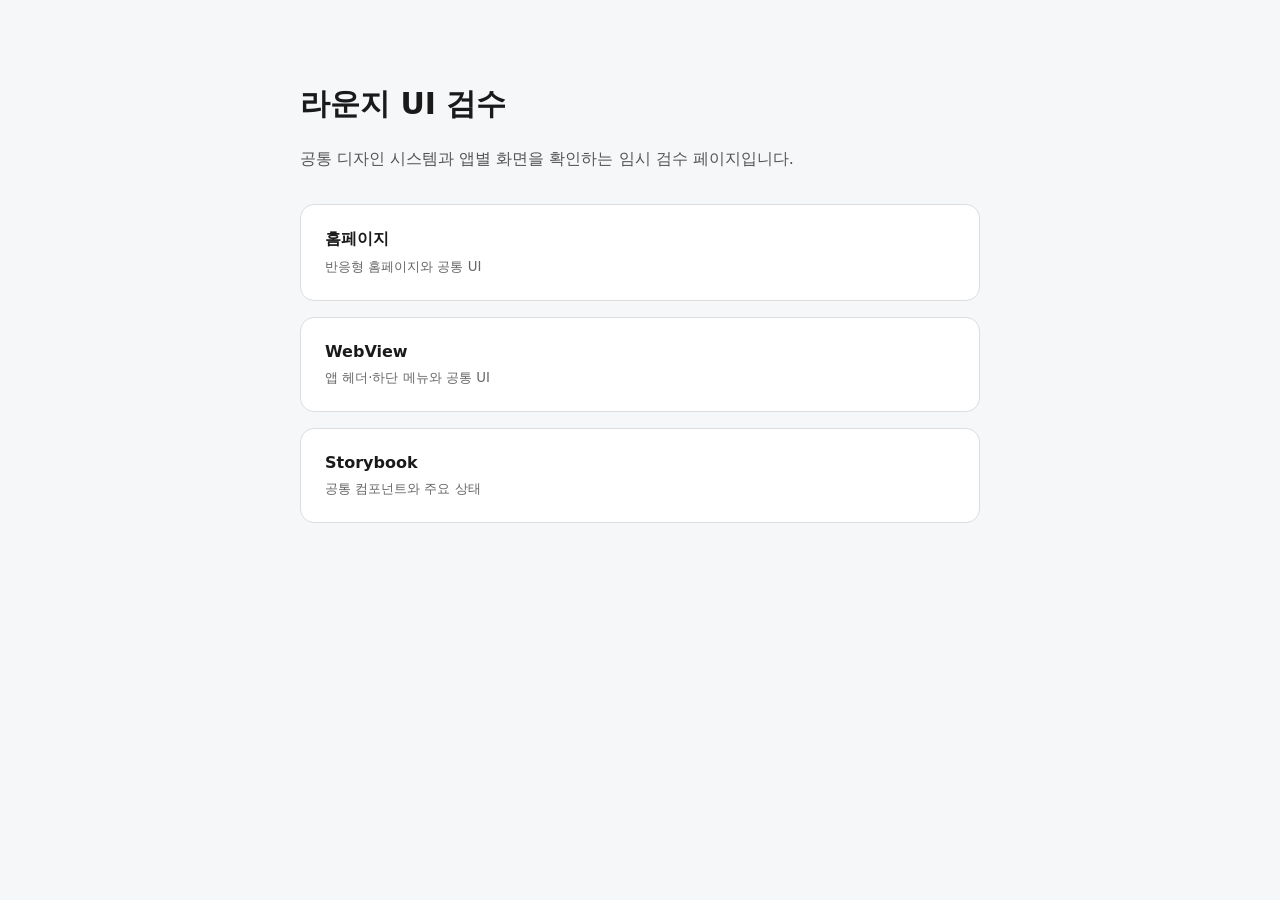
<file: index.html>
<!doctype html>
<html lang="ko"><head><meta charset="utf-8"><meta name="viewport" content="width=device-width,initial-scale=1"><title>라운지 UI 검수</title>
<style>body{font-family:system-ui,sans-serif;background:#f6f7f9;color:#1a1a1a;margin:0;padding:64px 24px}main{max-width:680px;margin:auto}h1{font-size:30px}p{line-height:1.7;color:#555}nav{display:grid;gap:16px;margin-top:32px}a{display:block;border:1px solid #ddd;border-radius:14px;background:white;padding:24px;color:inherit;text-decoration:none;font-weight:600}a:hover,a:focus-visible{border-color:#333;outline:2px solid #333;outline-offset:3px}small{display:block;font-weight:400;color:#666;margin-top:8px}</style></head>
<body><main><h1>라운지 UI 검수</h1><p>공통 디자인 시스템과 앱별 화면을 확인하는 임시 검수 페이지입니다.</p><nav aria-label="검수 화면"><a href="./website/preview/">홈페이지<small>반응형 홈페이지와 공통 UI</small></a><a href="./webview/preview/">WebView<small>앱 헤더·하단 메뉴와 공통 UI</small></a><a href="./storybook/">Storybook<small>공통 컴포넌트와 주요 상태</small></a></nav></main></body></html>
</file>
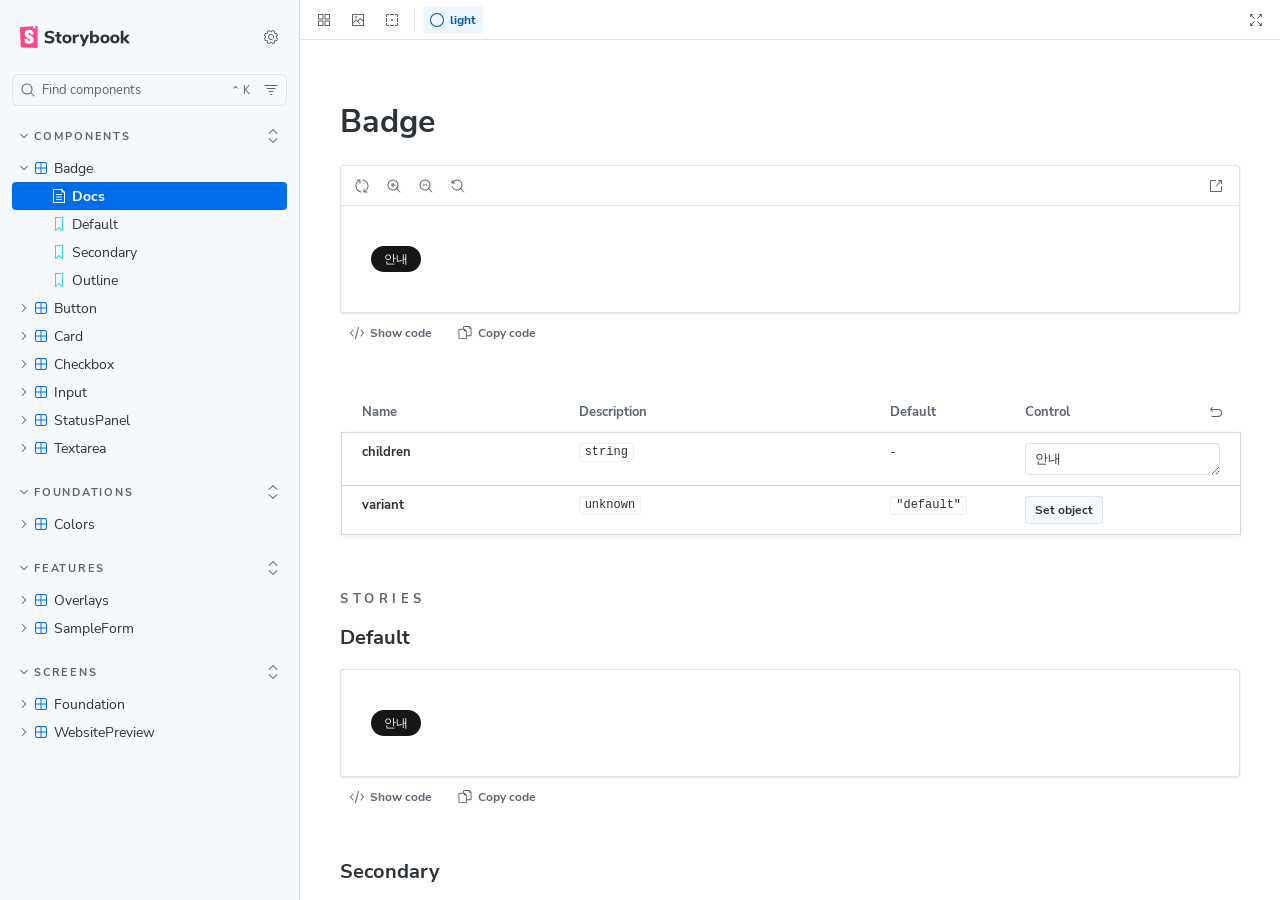
<file: storybook/index.html>
<!DOCTYPE html>
<html lang="en">
  <head>
    <meta charset="utf-8" />

    <title>storybook - Storybook</title>
    <meta name="viewport" content="width=device-width, initial-scale=1" />

    
    <link rel="icon" type="image/svg+xml" href="./favicon.svg" />
    
    <style>
      @font-face {
        font-family: 'Nunito Sans';
        font-style: normal;
        font-weight: 400;
        font-display: swap;
        src: url('./sb-common-assets/nunito-sans-regular.woff2') format('woff2');
      }

      @font-face {
        font-family: 'Nunito Sans';
        font-style: italic;
        font-weight: 400;
        font-display: swap;
        src: url('./sb-common-assets/nunito-sans-italic.woff2') format('woff2');
      }

      @font-face {
        font-family: 'Nunito Sans';
        font-style: normal;
        font-weight: 700;
        font-display: swap;
        src: url('./sb-common-assets/nunito-sans-bold.woff2') format('woff2');
      }

      @font-face {
        font-family: 'Nunito Sans';
        font-style: italic;
        font-weight: 700;
        font-display: swap;
        src: url('./sb-common-assets/nunito-sans-bold-italic.woff2') format('woff2');
      }
    </style>

    <link href="./sb-manager/runtime.js" rel="modulepreload" />

    
    <link href="./sb-addons/storybook-core-server-presets-0/common-manager-bundle.js" rel="modulepreload" />
    
    <link href="./sb-addons/docs-1/manager-bundle.js" rel="modulepreload" />
       

    <style>
      #storybook-root[hidden] {
        display: none !important;
      }
    </style>

    
  </head>
  <body>
    <div id="root"></div>

    
    <script>
      
        
          window['FEATURES'] = {
  "actions": true,
  "argTypeTargetsV7": true,
  "babelRemoveBugfixes": false,
  "backgrounds": true,
  "changeDetection": true,
  "componentsManifest": false,
  "controls": true,
  "disallowImplicitActionsInRenderV8": true,
  "highlight": true,
  "interactions": true,
  "legacyDecoratorFileOrder": false,
  "measure": true,
  "outline": true,
  "menuOnboardingChecklist": true,
  "sidebarOnboardingChecklist": true,
  "viewport": true
};
        
      
        
          window['REFS'] = {};
        
      
        
          window['LOGLEVEL'] = "info";
        
      
        
          window['DOCS_OPTIONS'] = {
  "defaultName": "Docs"
};
        
      
        
          window['CONFIG_TYPE'] = "PRODUCTION";
        
      
        
          window['DOCGEN_STORY_PREPARED'] = false;
        
      
        
      
        
      
        
          window['TAGS_OPTIONS'] = {};
        
      
        
          window['STORYBOOK_BUILDER'] = "vite";
        
      
        
          window['STORYBOOK_FRAMEWORK'] = "nextjs-vite";
        
      
        
          window['STORYBOOK_RENDERER'] = "react";
        
      
        
      
    </script>
    

    <script type="module">
      import './sb-manager/globals-runtime.js';

      
        import './sb-addons/storybook-core-server-presets-0/common-manager-bundle.js';
      
        import './sb-addons/docs-1/manager-bundle.js';
      

      import './sb-manager/runtime.js';
    </script>
  </body>
</html>
</file>
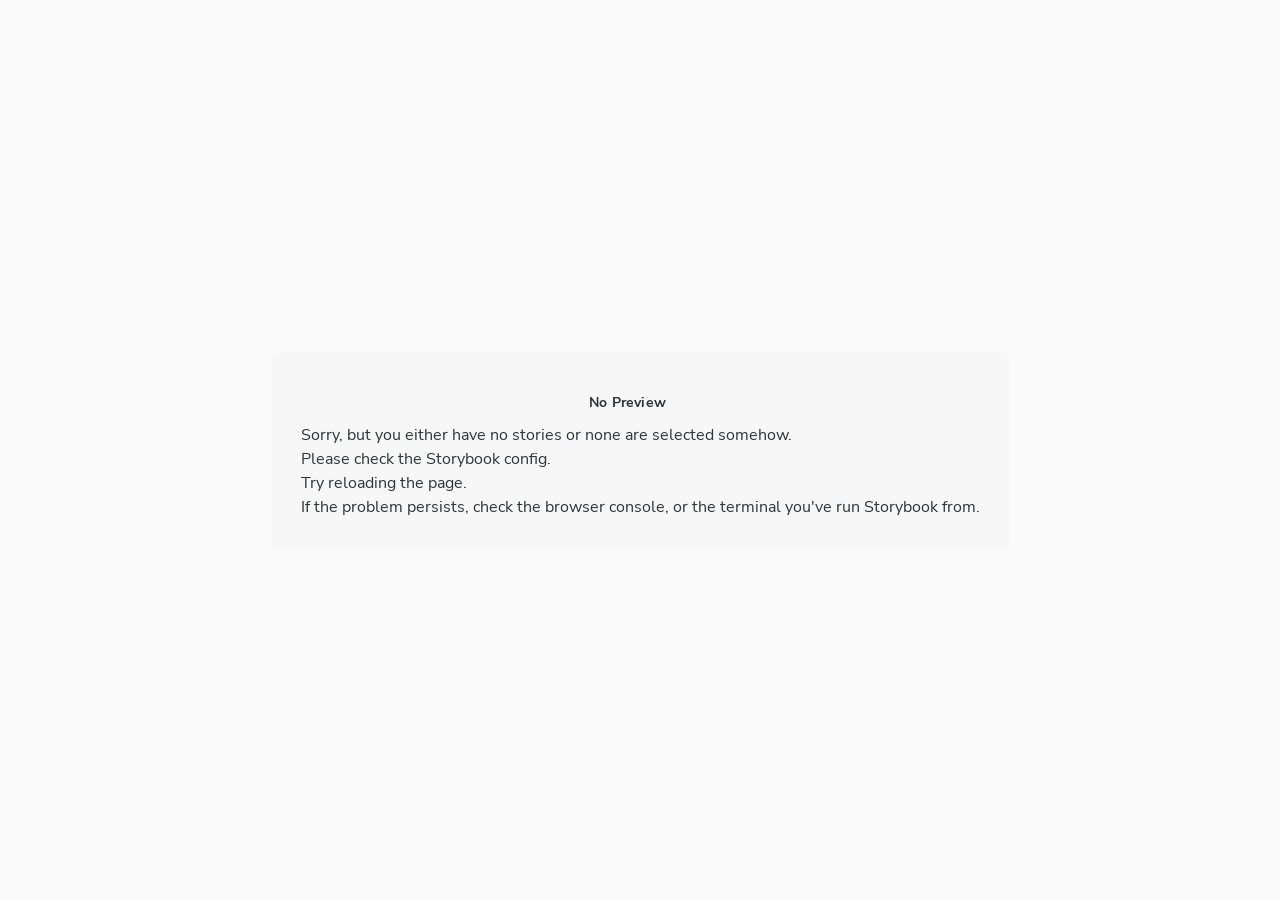
<file: storybook/iframe.html>
<!doctype html>
<!--suppress HtmlUnknownTarget -->
<html lang="en">
  <head><script type="module" src="./vite-inject-mocker-entry.js"></script>
    <meta charset="utf-8" />
    <title>Storybook</title>
    <meta name="viewport" content="width=device-width, initial-scale=1" />

    <style>
      @font-face {
        font-family: 'Nunito Sans';
        font-style: normal;
        font-weight: 400;
        font-display: swap;
        src: url('./sb-common-assets/nunito-sans-regular.woff2') format('woff2');
      }

      @font-face {
        font-family: 'Nunito Sans';
        font-style: italic;
        font-weight: 400;
        font-display: swap;
        src: url('./sb-common-assets/nunito-sans-italic.woff2') format('woff2');
      }

      @font-face {
        font-family: 'Nunito Sans';
        font-style: normal;
        font-weight: 700;
        font-display: swap;
        src: url('./sb-common-assets/nunito-sans-bold.woff2') format('woff2');
      }

      @font-face {
        font-family: 'Nunito Sans';
        font-style: italic;
        font-weight: 700;
        font-display: swap;
        src: url('./sb-common-assets/nunito-sans-bold-italic.woff2') format('woff2');
      }
    </style>

    <script>
      window.CONFIG_TYPE = 'PRODUCTION';
      window.LOGLEVEL = 'info';
      window.FRAMEWORK_OPTIONS = {};
      window.CHANNEL_OPTIONS = {};
      window.FEATURES = {"actions":true,"argTypeTargetsV7":true,"babelRemoveBugfixes":false,"backgrounds":true,"changeDetection":true,"componentsManifest":false,"controls":true,"disallowImplicitActionsInRenderV8":true,"highlight":true,"interactions":true,"legacyDecoratorFileOrder":false,"measure":true,"outline":true,"menuOnboardingChecklist":true,"sidebarOnboardingChecklist":true,"viewport":true};
      window.STORIES = [{"titlePrefix":"","directory":"./src","files":"**/*.stories.@(ts|tsx)","importPathMatcher":"^\\.[\\\\/](?:src(?:[\\\\/](?!\\.)(?:(?:(?!(?:^|[\\\\/])\\.).)*?)[\\\\/]|[\\\\/]|$)(?!\\.)(?=.)[^\\\\/]*?\\.stories\\.(ts|tsx))$"},{"titlePrefix":"","directory":"../../webview/src","files":"**/*.stories.@(ts|tsx)","importPathMatcher":"^(?:\\.\\.[\\\\/]\\.\\.[\\\\/]webview[\\\\/]src(?:[\\\\/](?!\\.)(?:(?:(?!(?:^|[\\\\/])\\.).)*?)[\\\\/]|[\\\\/]|$)(?!\\.)(?=.)[^\\\\/]*?\\.stories\\.(ts|tsx))$"},{"titlePrefix":"","directory":"../../website/src","files":"**/*.stories.@(ts|tsx)","importPathMatcher":"^(?:\\.\\.[\\\\/]\\.\\.[\\\\/]website[\\\\/]src(?:[\\\\/](?!\\.)(?:(?:(?!(?:^|[\\\\/])\\.).)*?)[\\\\/]|[\\\\/]|$)(?!\\.)(?=.)[^\\\\/]*?\\.stories\\.(ts|tsx))$"}];
      window.DOCS_OPTIONS = {"defaultName":"Docs"};
      window.TAGS_OPTIONS = {};

      

      // We do this so that "module && module.hot" etc. in Storybook source code
      // doesn't fail (it will simply be disabled)
      window.module = undefined;
      window.global = window;
    </script>
    <base target="_parent" />

<style>
  /* While we aren't showing the main block yet, but still preparing, we want everything the user has rendered, which may or may not be in #storybook-root, to be display none */
  .sb-show-preparing-story:not(.sb-show-main) > :not(.sb-preparing-story) {
    display: none;
  }

  .sb-show-preparing-docs:not(.sb-show-main) > :not(.sb-preparing-docs) {
    display: none;
  }

  /* Hide our own blocks when we aren't supposed to be showing them */
  :not(.sb-show-preparing-story) > .sb-preparing-story,
  :not(.sb-show-preparing-docs) > .sb-preparing-docs,
  :not(.sb-show-nopreview) > .sb-nopreview,
  :not(.sb-show-errordisplay) > .sb-errordisplay {
    display: none;
  }

  .sb-show-main.sb-main-centered {
    margin: 0;
    display: flex;
    align-items: center;
    min-height: 100vh;
  }

  .sb-show-main.sb-main-centered #storybook-root {
    box-sizing: border-box;
    margin: auto;
    padding: 1rem;
    max-height: 100%;
    /* Hack for centering correctly in IE11 */
  }

  /* Vertical centering fix for IE11 */
  @media screen and (-ms-high-contrast: none), (-ms-high-contrast: active) {
    .sb-show-main.sb-main-centered:after {
      content: '';
      min-height: inherit;
      font-size: 0;
    }
  }

  .sb-show-main.sb-main-fullscreen {
    margin: 0;
    padding: 0;
    display: block;
  }

  .sb-show-main.sb-main-padded {
    margin: 0;
    padding: 1rem;
    display: block;
    box-sizing: border-box;
  }

  .sb-wrapper {
    position: fixed;
    top: 0;
    bottom: 0;
    left: 0;
    right: 0;
    box-sizing: border-box;

    padding: 40px;
    font-family:
      'Nunito Sans',
      -apple-system,
      '.SFNSText-Regular',
      'San Francisco',
      BlinkMacSystemFont,
      'Segoe UI',
      'Helvetica Neue',
      Helvetica,
      Arial,
      sans-serif;
    -webkit-font-smoothing: antialiased;
    overflow: auto;
  }

  @media (max-width: 700px) {
    .sb-wrapper {
      padding: 20px;
    }
  }

  @media (max-width: 500px) {
    .sb-wrapper {
      padding: 10px;
    }
  }

  .sb-heading {
    font-size: 14px;
    font-weight: 600;
    letter-spacing: 0.2px;
    margin: 10px 0;
    padding-right: 25px;
  }

  .sb-nopreview {
    display: flex;
    align-content: center;
    justify-content: center;
    box-sizing: border-box;
  }

  .sb-nopreview_main {
    margin: auto;
    padding: 30px;
    border-radius: 10px;
    background: rgb(247, 247, 247);
    color: rgb(46, 52, 56);
  }

  .sb-nopreview_main * {
    background: rgb(247, 247, 247);
    color: rgb(46, 52, 56);
  }

  .sb-nopreview_heading {
    text-align: center;
  }

  .sb-errordisplay {
    background: #f6f9fc;
    color: black;
    z-index: 999999;
    width: 100vw;
    min-height: 100vh;
    box-sizing: border-box;
  }

  .sb-errordisplay_main {
    margin: auto;
    padding: 24px;
    display: flex;
    box-sizing: border-box;

    flex-direction: column;
    min-height: 100%;
    width: 100%;
    border-radius: 6px;
    background: white;
    color: black;
    border: 1px solid #ff0000;
    box-shadow: 0 0 64px rgba(0, 0, 0, 0.1);
    gap: 24px;
  }

  .sb-errordisplay_main ol {
    padding-left: 18px;
    margin: 0;
  }

  /* Redefine colors to ensure readability regardless of user-provided * selectors. */
  .sb-errordisplay_main * {
    background: white;
    color: black;
  }

  /* Exclude error code block from the universal reset to preserve ANSI colors and dark theme */
  .sb-errordisplay_main .sb-errordisplay_code,
  .sb-errordisplay_main .sb-errordisplay_code * {
    background: #242424;
    color: #c6c6c6;
  }

  .sb-errordisplay_main h1 {
    font-family: inherit;
    font-size: 22px;
    font-weight: 400;
    line-height: 30px;
    margin: 0;
  }

  .sb-errordisplay_main h1::before {
    content: '';
    display: inline-block;
    width: 12px;
    height: 12px;
    background: #ff4400;
    border-radius: 50%;
    margin-right: 8px;
  }

  .sb-errordisplay_main p,
  .sb-errordisplay_main ol {
    font-family: inherit;
    font-size: 14px;
    font-weight: 400;
    line-height: 19px;
    margin: 0;
  }

  .sb-errordisplay_main li + li {
    margin: 0;
    padding: 0;
    padding-top: 12px;
  }

  .sb-errordisplay_main a {
    color: currentColor;
  }

  .sb-errordisplay_main .sb-errordisplay_code {
    padding: 10px;
    flex: 1;
    background: #242424;
    color: #c6c6c6;
    box-sizing: border-box;

    font-size: 14px;
    font-weight: 400;
    line-height: 19px;
    border-radius: 4px;

    font-family:
      'Operator Mono', 'Fira Code Retina', 'Fira Code', 'FiraCode-Retina', 'Andale Mono',
      'Lucida Console', Consolas, Monaco, monospace;
    margin: 0;
    overflow: auto;
  }

  .sb-errordisplay_main .sb-errordisplay_code code {
    background-color: inherit;
    color: inherit;
  }

  .sb-errordisplay_main .sb-errordisplay_code {
    white-space: pre-wrap;
  }

  @-webkit-keyframes sb-rotate360 {
    from {
      transform: rotate(0deg);
    }

    to {
      transform: rotate(360deg);
    }
  }

  @keyframes sb-rotate360 {
    from {
      transform: rotate(0deg);
    }

    to {
      transform: rotate(360deg);
    }
  }

  @-webkit-keyframes sb-glow {
    0%,
    100% {
      opacity: 1;
    }

    50% {
      opacity: 0.4;
    }
  }

  @keyframes sb-glow {
    0%,
    100% {
      opacity: 1;
    }

    50% {
      opacity: 0.4;
    }
  }

  /* We display the preparing loaders *over* the rendering story */
  .sb-preparing-story,
  .sb-preparing-docs {
    background-color: white;
    /* Maximum possible z-index. It would be better to use stacking contexts to ensure it's always
    on top, but this isn't possible as it would require making CSS changes that could affect user code */
    z-index: 2147483647;
  }

  .sb-loader {
    -webkit-animation: sb-rotate360 0.7s linear infinite;
    animation: sb-rotate360 0.7s linear infinite;
    border-color: rgba(97, 97, 97, 0.29);
    border-radius: 50%;
    border-style: solid;
    border-top-color: #646464;
    border-width: 2px;
    display: inline-block;
    height: 32px;
    left: 50%;
    margin-left: -16px;
    margin-top: -16px;
    mix-blend-mode: difference;
    overflow: hidden;
    position: absolute;
    top: 50%;
    transition: all 200ms ease-out;
    vertical-align: top;
    width: 32px;
    z-index: 4;
  }

  .sb-previewBlock {
    background: #fff;
    border: 1px solid rgba(0, 0, 0, 0.1);
    border-radius: 4px;
    box-shadow: rgba(0, 0, 0, 0.1) 0 1px 3px 0;
    margin: 25px auto 40px;
    max-width: 600px;
  }

  .sb-previewBlock_header {
    align-items: center;
    box-shadow: rgba(0, 0, 0, 0.1) 0 -1px 0 0 inset;
    display: flex;
    gap: 14px;
    height: 40px;
    padding: 0 12px;
  }

  .sb-previewBlock_icon {
    -webkit-animation: sb-glow 1.5s ease-in-out infinite;
    animation: sb-glow 1.5s ease-in-out infinite;
    background: #e6e6e6;
    height: 14px;
    width: 14px;
  }

  .sb-previewBlock_icon:last-child {
    margin-left: auto;
  }

  .sb-previewBlock_body {
    -webkit-animation: sb-glow 1.5s ease-in-out infinite;
    animation: sb-glow 1.5s ease-in-out infinite;
    height: 182px;
    position: relative;
  }

  .sb-argstableBlock {
    border-collapse: collapse;
    border-spacing: 0;
    font-size: 13px;
    line-height: 20px;
    margin: 25px auto 40px;
    max-width: 600px;
    text-align: left;
    width: 100%;
  }

  .sb-argstableBlock th:first-of-type,
  .sb-argstableBlock td:first-of-type {
    padding-left: 20px;
  }

  .sb-argstableBlock th:nth-of-type(2),
  .sb-argstableBlock td:nth-of-type(2) {
    width: 35%;
  }

  .sb-argstableBlock th:nth-of-type(3),
  .sb-argstableBlock td:nth-of-type(3) {
    width: 15%;
  }

  .sb-argstableBlock th:last-of-type,
  .sb-argstableBlock td:last-of-type {
    width: 25%;
    padding-right: 20px;
  }

  .sb-argstableBlock th span,
  .sb-argstableBlock td span {
    -webkit-animation: sb-glow 1.5s ease-in-out infinite;
    animation: sb-glow 1.5s ease-in-out infinite;
    background-color: rgba(0, 0, 0, 0.1);
    border-radius: 0;
    box-shadow: none;
    color: transparent;
  }

  .sb-argstableBlock th {
    padding: 10px 15px;
  }

  .sb-argstableBlock-body {
    border-radius: 4px;
    box-shadow:
      rgba(0, 0, 0, 0.1) 0 1px 3px 1px,
      rgba(0, 0, 0, 0.065) 0 0 0 1px;
  }

  .sb-argstableBlock-body tr {
    background: transparent;
    overflow: hidden;
  }

  .sb-argstableBlock-body tr:not(:first-child) {
    border-top: 1px solid #e6e6e6;
  }

  .sb-argstableBlock-body tr:first-child td:first-child {
    border-top-left-radius: 4px;
  }

  .sb-argstableBlock-body tr:first-child td:last-child {
    border-top-right-radius: 4px;
  }

  .sb-argstableBlock-body tr:last-child td:first-child {
    border-bottom-left-radius: 4px;
  }

  .sb-argstableBlock-body tr:last-child td:last-child {
    border-bottom-right-radius: 4px;
  }

  .sb-argstableBlock-body td {
    background: #fff;
    padding-bottom: 10px;
    padding-top: 10px;
    vertical-align: top;
  }

  .sb-argstableBlock-body td:not(:first-of-type) {
    padding-left: 15px;
    padding-right: 15px;
  }

  .sb-argstableBlock-body button {
    -webkit-animation: sb-glow 1.5s ease-in-out infinite;
    animation: sb-glow 1.5s ease-in-out infinite;
    background-color: rgba(0, 0, 0, 0.1);
    border: 0;
    border-radius: 0;
    box-shadow: none;
    color: transparent;
    display: inline;
    font-size: 12px;
    line-height: 1;
    padding: 10px 16px;
  }

  .sb-argstableBlock-summary {
    margin-top: 4px;
  }

  .sb-argstableBlock-code {
    margin-right: 4px;
    margin-bottom: 4px;
    padding: 2px 5px;
  }

  .sb-sr-only,
  .sb-hidden-until-focus:not(:focus) {
    position: absolute;
    width: 1px;
    height: 1px;
    padding: 0px;
    margin: -1px;
    overflow: hidden;
    clip: rect(0, 0, 0, 0);
    border: none;
  }

  .sb-hidden-until-focus {
    opacity: 0;
    transition: opacity 150ms ease-out;
  }

  .sb-hidden-until-focus:focus {
    opacity: 1;
  }
</style>

<script>
  /* globals window */
  try {
    if (window.top !== window) {
      window.__REACT_DEVTOOLS_GLOBAL_HOOK__ = window.top.__REACT_DEVTOOLS_GLOBAL_HOOK__;
      window.__VUE_DEVTOOLS_GLOBAL_HOOK__ = window.top.__VUE_DEVTOOLS_GLOBAL_HOOK__;
      window.top.__VUE_DEVTOOLS_CONTEXT__ = window.document;
    }
  } catch (e) {
    // eslint-disable-next-line no-console
    console.warn('unable to connect to top frame for connecting dev tools');
  }
</script>

    <script type="module" crossorigin src="./assets/iframe-CIrth_ce.js"></script>
    <link rel="modulepreload" crossorigin href="./assets/preload-helper-PPVm8Dsz.js">
    <link rel="stylesheet" crossorigin href="./assets/iframe-DMj9YnjI.css">
  </head>

  <body>
    <div class="sb-preparing-story sb-wrapper">
  <div class="sb-loader"></div>
</div>

<div class="sb-preparing-docs sb-wrapper">
  <div class="sb-previewBlock">
    <div class="sb-previewBlock_header">
      <div class="sb-previewBlock_icon"></div>
      <div class="sb-previewBlock_icon"></div>
      <div class="sb-previewBlock_icon"></div>
      <div class="sb-previewBlock_icon"></div>
    </div>
    <div class="sb-previewBlock_body">
      <div class="sb-loader"></div>
    </div>
  </div>
  <table aria-hidden="true" class="sb-argstableBlock">
    <thead class="sb-argstableBlock-head">
      <tr>
        <th><span>Name</span></th>
        <th><span>Description</span></th>
        <th><span>Default</span></th>
        <th><span>Control </span></th>
      </tr>
    </thead>
    <tbody class="sb-argstableBlock-body">
      <tr>
        <td><span>propertyName</span><span title="Required">*</span></td>
        <td>
          <div><span>This is a short description</span></div>
          <div class="sb-argstableBlock-summary">
            <div><span class="sb-argstableBlock-code">summary</span></div>
          </div>
        </td>
        <td>
          <div><span class="sb-argstableBlock-code">defaultValue</span></div>
        </td>
        <td><button>Set string</button></td>
      </tr>
      <tr>
        <td><span>propertyName</span><span>*</span></td>
        <td>
          <div><span>This is a short description</span></div>
          <div class="sb-argstableBlock-summary">
            <div><span class="sb-argstableBlock-code">summary</span></div>
          </div>
        </td>
        <td>
          <div><span class="sb-argstableBlock-code">defaultValue</span></div>
        </td>
        <td><button>Set string</button></td>
      </tr>
      <tr>
        <td><span>propertyName</span><span>*</span></td>
        <td>
          <div><span>This is a short description</span></div>
          <div class="sb-argstableBlock-summary">
            <div><span class="sb-argstableBlock-code">summary</span></div>
          </div>
        </td>
        <td>
          <div><span class="sb-argstableBlock-code">defaultValue</span></div>
        </td>
        <td><button>Set string</button></td>
      </tr>
    </tbody>
  </table>
</div>

<div class="sb-nopreview sb-wrapper">
  <div class="sb-nopreview_main">
    <h1 class="sb-nopreview_heading sb-heading">No Preview</h1>
    <p>Sorry, but you either have no stories or none are selected somehow.</p>
    <ul>
      <li>Please check the Storybook config.</li>
      <li>Try reloading the page.</li>
    </ul>
    <p>
      If the problem persists, check the browser console, or the terminal you've run Storybook from.
    </p>
  </div>
</div>

<div class="sb-errordisplay sb-wrapper">
  <div class="sb-errordisplay_main">
    <h1 id="error-message"></h1>
    <p>
      The component failed to render properly, likely due to a configuration issue in Storybook.
      Here are some common causes and how you can address them:
    </p>
    <ol>
      <li>
        <strong>Missing Context/Providers</strong>: You can use decorators to supply specific
        contexts or providers, which are sometimes necessary for components to render correctly. For
        detailed instructions on using decorators, please visit the
        <a href="https://storybook.js.org/docs/writing-stories/decorators"
          >Decorators documentation</a
        >.
      </li>
      <li>
        <strong>Misconfigured Webpack or Vite</strong>: Verify that Storybook picks up all necessary
        settings for loaders, plugins, and other relevant parameters. You can find step-by-step
        guides for configuring
        <a href="https://storybook.js.org/docs/builders/webpack">Webpack</a> or
        <a href="https://storybook.js.org/docs/builders/vite">Vite</a>
        with Storybook.
      </li>
      <li>
        <strong>Missing Environment Variables</strong>: Your Storybook may require specific
        environment variables to function as intended. You can set up custom environment variables
        as outlined in the
        <a href="https://storybook.js.org/docs/configure/environment-variables"
          >Environment Variables documentation</a
        >.
      </li>
    </ol>
    <pre class="sb-errordisplay_code"><code id="error-stack"></code></pre>
  </div>
</div>

    <div id="storybook-root"></div>
    <div id="storybook-docs"></div>
    <script>
      function __onViteAppLoadingError(event) {
        const hostname = globalThis.location.hostname;
        if (hostname !== 'localhost' && globalThis.CONFIG_TYPE === 'DEVELOPMENT') {
          const message = `Failed to load the Storybook preview file 'vite-app.js':

      It looks like you're visiting the Storybook development server on another hostname than localhost: '${hostname}', but you haven't configured the necessary security features to support this.
      Please re-run your Storybook development server with the '--host ${hostname}' flag, or manually configure your Vite allowedHosts configuration with viteFinal.

      See:`;
          const docs = [
            'https://storybook.js.org/docs/api/cli-options#dev',
            'https://storybook.js.org/docs/api/main-config/main-config-vite-final',
            'https://vite.dev/config/server-options.html#server-allowedhosts',
          ];
          console.error(`${message}\n${docs.map((doc) => `- ${doc}`).join('\n')}`);

          document.getElementById('storybook-root').innerHTML =
            `<p style="color: red; max-width: 70ch">${message.replaceAll(
              '\n',
              '<br/>'
            )}<ul>${docs.map((doc) => `<li><a href='${doc}' target='_blank'>${doc}</a></li>`).join('')}</ul></p>`;
          return;
        }
      }
    </script>
  </body>
</html>
</file>
<file: storybook/assets/iframe-DMj9YnjI.css>
@layer properties{@supports (((-webkit-hyphens:none)) and (not (margin-trim:inline))) or ((-moz-orient:inline) and (not (color:rgb(from red r g b)))){:root,:host{--shimmer-angle:20deg}*,:before,:after,::backdrop{--tw-space-y-reverse:0;--tw-border-style:solid;--tw-leading:initial;--tw-font-weight:initial;--tw-shadow:0 0 #0000;--tw-shadow-color:initial;--tw-shadow-alpha:100%;--tw-inset-shadow:0 0 #0000;--tw-inset-shadow-color:initial;--tw-inset-shadow-alpha:100%;--tw-ring-color:initial;--tw-ring-shadow:0 0 #0000;--tw-inset-ring-color:initial;--tw-inset-ring-shadow:0 0 #0000;--tw-ring-inset:initial;--tw-ring-offset-width:0px;--tw-ring-offset-color:#fff;--tw-ring-offset-shadow:0 0 #0000;--tw-outline-style:solid;--tw-animation-delay:0s;--tw-animation-direction:normal;--tw-animation-duration:initial;--tw-animation-fill-mode:none;--tw-animation-iteration-count:1;--tw-enter-blur:0;--tw-enter-opacity:1;--tw-enter-rotate:0;--tw-enter-scale:1;--tw-enter-translate-x:0;--tw-enter-translate-y:0;--tw-exit-blur:0;--tw-exit-opacity:1;--tw-exit-rotate:0;--tw-exit-scale:1;--tw-exit-translate-x:0;--tw-exit-translate-y:0;--scroll-fade-t:0px;--scroll-fade-b:0px;--scroll-fade-s:0px;--scroll-fade-e:0px;--scroll-fade-mask:initial;--shimmer-image:initial;--shimmer-text-fill:initial}}}@layer theme{:root,:host{--font-sans:Arial, "Apple SD Gothic Neo", "Malgun Gothic", sans-serif;--font-mono:ui-monospace, SFMono-Regular, Menlo, Monaco, Consolas, "Liberation Mono", "Courier New", monospace;--spacing:.25rem;--text-xs:.75rem;--text-xs--line-height:calc(1 / .75);--text-sm:.875rem;--text-sm--line-height:calc(1.25 / .875);--text-base:1rem;--text-base--line-height: 1.5 ;--text-lg:1.125rem;--text-lg--line-height:calc(1.75 / 1.125);--font-weight-medium:500;--font-weight-semibold:600;--leading-snug:1.375;--animate-pulse:pulse 2s cubic-bezier(.4, 0, .6, 1) infinite;--default-transition-duration:.15s;--default-transition-timing-function:cubic-bezier(.4, 0, .2, 1);--default-font-family:Arial, "Apple SD Gothic Neo", "Malgun Gothic", sans-serif;--default-mono-font-family:var(--font-mono)}}@layer base{*,:after,:before,::backdrop{box-sizing:border-box;border:0 solid;margin:0;padding:0}::file-selector-button{box-sizing:border-box;border:0 solid;margin:0;padding:0}html,:host{-webkit-text-size-adjust:100%;tab-size:4;line-height:1.5;font-family:var(--default-font-family,-apple-system, BlinkMacSystemFont, "Segoe UI", Roboto, "Helvetica Neue", "Noto Sans", Arial, sans-serif, "Apple Color Emoji", "Segoe UI Emoji", "Segoe UI Symbol", "Noto Color Emoji");font-feature-settings:var(--default-font-feature-settings,normal);font-variation-settings:var(--default-font-variation-settings,normal);-webkit-tap-highlight-color:transparent}hr{height:0;color:inherit;border-top-width:1px}abbr:where([title]){-webkit-text-decoration:underline dotted;text-decoration:underline dotted}h1,h2,h3,h4,h5,h6{font-size:inherit;font-weight:inherit}a{color:inherit;-webkit-text-decoration:inherit;text-decoration:inherit}b,strong{font-weight:bolder}code,kbd,samp,pre{font-family:var(--default-mono-font-family,ui-monospace, SFMono-Regular, Menlo, Monaco, Consolas, "Liberation Mono", "Courier New", monospace);font-feature-settings:var(--default-mono-font-feature-settings,normal);font-variation-settings:var(--default-mono-font-variation-settings,normal);font-size:1em}small{font-size:80%}sub,sup{vertical-align:baseline;font-size:75%;line-height:0;position:relative}sub{bottom:-.25em}sup{top:-.5em}table{text-indent:0;border-color:inherit;border-collapse:collapse}:-moz-focusring:where(:not(iframe)){outline:auto}progress{vertical-align:baseline}summary{display:list-item}ol,ul,menu{list-style:none}img,svg,video,canvas,audio,iframe,embed,object{vertical-align:middle;display:block}img,video{max-width:100%;height:auto}button,input,select,optgroup,textarea{font:inherit;font-feature-settings:inherit;font-variation-settings:inherit;letter-spacing:inherit;color:inherit;opacity:1;background-color:#0000;border-radius:0}::file-selector-button{font:inherit;font-feature-settings:inherit;font-variation-settings:inherit;letter-spacing:inherit;color:inherit;opacity:1;background-color:#0000;border-radius:0}:where(select:is([multiple],[size])) optgroup{font-weight:bolder}:where(select:is([multiple],[size])) optgroup option{padding-inline-start:20px}::file-selector-button{margin-inline-end:4px}::placeholder{opacity:1}@supports (not ((-webkit-appearance:-apple-pay-button))) or (contain-intrinsic-size:1px){::placeholder{color:currentColor}@supports (color:color-mix(in lab,red,red)){::placeholder{color:color-mix(in oklab,currentcolor 50%,transparent)}}}textarea{resize:vertical}::-webkit-search-decoration{-webkit-appearance:none}::-webkit-date-and-time-value{min-height:1lh;text-align:inherit}::-webkit-datetime-edit{display:inline-flex}::-webkit-datetime-edit-fields-wrapper{padding:0}::-webkit-datetime-edit{padding-block:0}::-webkit-datetime-edit-year-field{padding-block:0}::-webkit-datetime-edit-month-field{padding-block:0}::-webkit-datetime-edit-day-field{padding-block:0}::-webkit-datetime-edit-hour-field{padding-block:0}::-webkit-datetime-edit-minute-field{padding-block:0}::-webkit-datetime-edit-second-field{padding-block:0}::-webkit-datetime-edit-millisecond-field{padding-block:0}::-webkit-datetime-edit-meridiem-field{padding-block:0}::-webkit-calendar-picker-indicator{line-height:1}:-moz-ui-invalid{box-shadow:none}button,input:where([type=button],[type=reset],[type=submit]){appearance:button}::file-selector-button{appearance:button}::-webkit-inner-spin-button{height:auto}::-webkit-outer-spin-button{height:auto}[hidden]:where(:not([hidden=until-found])){display:none!important}*{border-color:var(--border)}body{background:var(--background);color:var(--foreground);font-family:var(--font-sans);margin:0}button,input,textarea{font:inherit}button:not(:disabled),a{touch-action:manipulation}:focus-visible{outline:2px solid var(--ring);outline-offset:3px}}@layer components;@layer utilities{.sr-only{clip-path:inset(50%);white-space:nowrap;border-width:0;width:1px;height:1px;margin:-1px;padding:0;position:absolute;overflow:hidden}.absolute{position:absolute}.fixed{position:fixed}.relative{position:relative}.inset-0{inset:0}.top-2{top:calc(var(--spacing) * 2)}.top-3{top:calc(var(--spacing) * 3)}.right-2{right:calc(var(--spacing) * 2)}.right-3{right:calc(var(--spacing) * 3)}.z-50{z-index:50}.col-start-2{grid-column-start:2}.row-span-2{grid-row:span 2/span 2}.row-start-1{grid-row-start:1}.mt-auto{margin-top:auto}.flex{display:flex}.grid{display:grid}.inline-flex{display:inline-flex}.size-5{width:calc(var(--spacing) * 5);height:calc(var(--spacing) * 5)}.size-11{width:calc(var(--spacing) * 11);height:calc(var(--spacing) * 11)}.h-4{height:calc(var(--spacing) * 4)}.h-5{height:calc(var(--spacing) * 5)}.h-20{height:calc(var(--spacing) * 20)}.min-h-11{min-height:calc(var(--spacing) * 11)}.min-h-12{min-height:calc(var(--spacing) * 12)}.min-h-24{min-height:calc(var(--spacing) * 24)}.min-h-72{min-height:calc(var(--spacing) * 72)}.w-1\/3{width:33.3333%}.w-2\/3{width:66.6667%}.w-full{width:100%}.min-w-0{min-width:0}.shrink-0{flex-shrink:0}.animate-pulse{animation:var(--animate-pulse)}.flex-col{flex-direction:column}.flex-wrap{flex-wrap:wrap}.place-content-center{place-content:center}.items-center{align-items:center}.items-start{align-items:flex-start}.justify-center{justify-content:center}.justify-end{justify-content:flex-end}.gap-0\.5{gap:calc(var(--spacing) * .5)}.gap-1{gap:var(--spacing)}.gap-2{gap:calc(var(--spacing) * 2)}.gap-3{gap:calc(var(--spacing) * 3)}.gap-4{gap:calc(var(--spacing) * 4)}.gap-5{gap:calc(var(--spacing) * 5)}:where(.space-y-2>:not(:last-child)){--tw-space-y-reverse:0;margin-block-start:calc(calc(var(--spacing) * 2) * var(--tw-space-y-reverse));margin-block-end:calc(calc(var(--spacing) * 2) * calc(1 - var(--tw-space-y-reverse)))}:where(.space-y-4>:not(:last-child)){--tw-space-y-reverse:0;margin-block-start:calc(calc(var(--spacing) * 4) * var(--tw-space-y-reverse));margin-block-end:calc(calc(var(--spacing) * 4) * calc(1 - var(--tw-space-y-reverse)))}.self-start{align-self:flex-start}.justify-self-end{justify-self:flex-end}.overflow-hidden{overflow:hidden}.rounded{border-radius:.25rem}.rounded-full{border-radius:3.40282e38px}.rounded-lg{border-radius:var(--radius)}.rounded-md{border-radius:calc(var(--radius) * .8)}.rounded-xl{border-radius:calc(var(--radius) * 1.4)}.rounded-t-xl{border-top-left-radius:calc(var(--radius) * 1.4);border-top-right-radius:calc(var(--radius) * 1.4)}.rounded-b-xl{border-bottom-right-radius:calc(var(--radius) * 1.4);border-bottom-left-radius:calc(var(--radius) * 1.4)}.border{border-style:var(--tw-border-style);border-width:1px}.border-t{border-top-style:var(--tw-border-style);border-top-width:1px}.border-border{border-color:var(--border)}.border-destructive{border-color:var(--destructive)}.border-input{border-color:var(--input)}.border-transparent{border-color:#0000}.bg-background{background-color:var(--background)}.bg-card{background-color:var(--card)}.bg-muted{background-color:var(--muted)}.bg-popover{background-color:var(--popover)}.bg-primary{background-color:var(--primary)}.bg-secondary{background-color:var(--secondary)}.p-4{padding:calc(var(--spacing) * 4)}.p-5{padding:calc(var(--spacing) * 5)}.px-3{padding-inline:calc(var(--spacing) * 3)}.px-4{padding-inline:calc(var(--spacing) * 4)}.px-5{padding-inline:calc(var(--spacing) * 5)}.px-6{padding-inline:calc(var(--spacing) * 6)}.py-1{padding-block:var(--spacing)}.py-2{padding-block:calc(var(--spacing) * 2)}.py-3{padding-block:calc(var(--spacing) * 3)}.py-5{padding-block:calc(var(--spacing) * 5)}.py-6{padding-block:calc(var(--spacing) * 6)}.py-10{padding-block:calc(var(--spacing) * 10)}.pt-4{padding-top:calc(var(--spacing) * 4)}.text-center{text-align:center}.text-base{font-size:var(--text-base);line-height:var(--tw-leading,var(--text-base--line-height))}.text-lg{font-size:var(--text-lg);line-height:var(--tw-leading,var(--text-lg--line-height))}.text-sm{font-size:var(--text-sm);line-height:var(--tw-leading,var(--text-sm--line-height))}.text-xs{font-size:var(--text-xs);line-height:var(--tw-leading,var(--text-xs--line-height))}.leading-6{--tw-leading:calc(var(--spacing) * 6);line-height:calc(var(--spacing) * 6)}.leading-none{--tw-leading:1;line-height:1}.leading-snug{--tw-leading:var(--leading-snug);line-height:var(--leading-snug)}.font-medium{--tw-font-weight:var(--font-weight-medium);font-weight:var(--font-weight-medium)}.font-semibold{--tw-font-weight:var(--font-weight-semibold);font-weight:var(--font-weight-semibold)}.whitespace-nowrap{white-space:nowrap}.text-card-foreground{color:var(--card-foreground)}.text-current{color:currentColor}.text-destructive{color:var(--destructive)}.text-foreground{color:var(--foreground)}.text-muted-foreground{color:var(--muted-foreground)}.text-popover-foreground{color:var(--popover-foreground)}.text-primary{color:var(--primary)}.text-primary-foreground{color:var(--primary-foreground)}.text-secondary-foreground{color:var(--secondary-foreground)}.underline-offset-4{text-underline-offset:4px}.shadow-lg{--tw-shadow:0 10px 15px -3px var(--tw-shadow-color,#0000001a), 0 4px 6px -4px var(--tw-shadow-color,#0000001a);box-shadow:var(--tw-inset-shadow),var(--tw-inset-ring-shadow),var(--tw-ring-offset-shadow),var(--tw-ring-shadow),var(--tw-shadow)}.outline{outline-style:var(--tw-outline-style);outline-width:1px}.transition-colors{transition-property:color,background-color,border-color,outline-color,text-decoration-color,fill,stroke,--tw-gradient-from,--tw-gradient-via,--tw-gradient-to;transition-timing-function:var(--tw-ease,var(--default-transition-timing-function));transition-duration:var(--tw-duration,var(--default-transition-duration))}.transition-none{transition-property:none}.select-none{-webkit-user-select:none;user-select:none}.group-data-\[disabled\=true\]\:pointer-events-none:is(:where(.group)[data-disabled=true] *){pointer-events:none}.group-data-\[disabled\=true\]\:opacity-50:is(:where(.group)[data-disabled=true] *){opacity:.5}.peer-disabled\:cursor-not-allowed:is(:where(.peer):disabled~*){cursor:not-allowed}.peer-disabled\:opacity-50:is(:where(.peer):disabled~*){opacity:.5}.placeholder\:text-muted-foreground::placeholder{color:var(--muted-foreground)}@media(hover:hover){.hover\:bg-accent:hover{background-color:var(--accent)}.hover\:bg-muted:hover{background-color:var(--muted)}.hover\:text-foreground:hover{color:var(--foreground)}.hover\:underline:hover{text-decoration-line:underline}.hover\:opacity-90:hover{opacity:.9}}.disabled\:pointer-events-none:disabled{pointer-events:none}.disabled\:cursor-not-allowed:disabled{cursor:not-allowed}.disabled\:bg-muted:disabled{background-color:var(--muted)}.disabled\:opacity-50:disabled{opacity:.5}.aria-expanded\:bg-muted[aria-expanded=true]{background-color:var(--muted)}.aria-expanded\:bg-secondary[aria-expanded=true]{background-color:var(--secondary)}.aria-expanded\:text-foreground[aria-expanded=true]{color:var(--foreground)}.aria-expanded\:text-secondary-foreground[aria-expanded=true]{color:var(--secondary-foreground)}.aria-invalid\:border-destructive[aria-invalid=true]{border-color:var(--destructive)}.data-checked\:border-primary:where([data-state=checked]),.data-checked\:border-primary:where([data-checked]:not([data-checked=false])){border-color:var(--primary)}.data-checked\:bg-primary:where([data-state=checked]),.data-checked\:bg-primary:where([data-checked]:not([data-checked=false])){background-color:var(--primary)}.data-checked\:text-primary-foreground:where([data-state=checked]),.data-checked\:text-primary-foreground:where([data-checked]:not([data-checked=false])){color:var(--primary-foreground)}.\[\&_svg\]\:pointer-events-none svg{pointer-events:none}.\[\&_svg\]\:shrink-0 svg{flex-shrink:0}:is(.\*\:\[a\]\:underline>*):is(a){text-decoration-line:underline}:is(.\*\:\[a\]\:underline-offset-3>*):is(a){text-underline-offset:3px}@media(hover:hover){:is(.\*\:\[a\]\:hover\:text-foreground>*):is(a):hover{color:var(--foreground)}}.\[\&\>svg\]\:size-3\.5>svg{width:calc(var(--spacing) * 3.5);height:calc(var(--spacing) * 3.5)}}@property --tw-animation-delay{syntax:"*";inherits:false;initial-value:0s}@property --tw-animation-direction{syntax:"*";inherits:false;initial-value:normal}@property --tw-animation-duration{syntax:"*";inherits:false}@property --tw-animation-fill-mode{syntax:"*";inherits:false;initial-value:none}@property --tw-animation-iteration-count{syntax:"*";inherits:false;initial-value:1}@property --tw-enter-blur{syntax:"*";inherits:false;initial-value:0}@property --tw-enter-opacity{syntax:"*";inherits:false;initial-value:1}@property --tw-enter-rotate{syntax:"*";inherits:false;initial-value:0}@property --tw-enter-scale{syntax:"*";inherits:false;initial-value:1}@property --tw-enter-translate-x{syntax:"*";inherits:false;initial-value:0}@property --tw-enter-translate-y{syntax:"*";inherits:false;initial-value:0}@property --tw-exit-blur{syntax:"*";inherits:false;initial-value:0}@property --tw-exit-opacity{syntax:"*";inherits:false;initial-value:1}@property --tw-exit-rotate{syntax:"*";inherits:false;initial-value:0}@property --tw-exit-scale{syntax:"*";inherits:false;initial-value:1}@property --tw-exit-translate-x{syntax:"*";inherits:false;initial-value:0}@property --tw-exit-translate-y{syntax:"*";inherits:false;initial-value:0}@property --scroll-fade-t{syntax:"<length-percentage>";inherits:false;initial-value:0}@property --scroll-fade-b{syntax:"<length-percentage>";inherits:false;initial-value:0}@property --scroll-fade-s{syntax:"<length-percentage>";inherits:false;initial-value:0}@property --scroll-fade-e{syntax:"<length-percentage>";inherits:false;initial-value:0}@property --scroll-fade-mask{syntax:"*";inherits:false}@property --shimmer-angle{syntax:"<angle>";inherits:true;initial-value:20deg}@property --shimmer-image{syntax:"*";inherits:false}@property --shimmer-text-fill{syntax:"*";inherits:false}@media(prefers-reduced-motion:reduce){.shimmer{-webkit-text-fill-color:currentColor;background-image:none;animation:none}}:root{color-scheme:light;--background:#fafafa;--foreground:#171717;--card:#fff;--card-foreground:#171717;--popover:#fff;--popover-foreground:#171717;--primary:#171717;--primary-foreground:#fafafa;--secondary:#f0f0f0;--secondary-foreground:#171717;--muted:#f0f0f0;--muted-foreground:#595959;--accent:#ededed;--accent-foreground:#171717;--destructive:#b91c1c;--border:#d4d4d4;--input:#a3a3a3;--ring:#525252;--radius:.75rem}.dark{color-scheme:dark;--background:#171717;--foreground:#fafafa;--card:#212121;--card-foreground:#fafafa;--popover:#212121;--popover-foreground:#fafafa;--primary:#fafafa;--primary-foreground:#171717;--secondary:#303030;--secondary-foreground:#fafafa;--muted:#303030;--muted-foreground:#b8b8b8;--accent:#383838;--accent-foreground:#fafafa;--destructive:#fca5a5;--border:#525252;--input:#737373;--ring:#d4d4d4}body{background:var(--background);color:var(--foreground);font-family:var(--font-sans);margin:0}button,input,textarea{font:inherit}:focus-visible{outline:2px solid var(--ring);outline-offset:3px}[data-slot=button],[data-slot=input]{min-height:2.75rem}.overlay-backdrop{background:#00000059}.dialog-popup{width:calc(100% - 2rem);max-width:26rem;max-height:85vh;top:50%;left:50%;overflow-y:auto;transform:translate(-50%,-50%)}.sheet-popup{max-height:90vh;overflow-y:auto}.sheet-popup[data-side=bottom]{padding-bottom:env(safe-area-inset-bottom,0px);border-radius:1rem 1rem 0 0;bottom:0;left:0;right:0}.sheet-popup[data-side=top]{padding-top:env(safe-area-inset-top,0px);top:0;left:0;right:0}.sheet-popup[data-side=right]{width:85%;max-width:24rem;max-height:100%;top:0;bottom:0;right:0}.sheet-popup[data-side=left]{width:85%;max-width:24rem;max-height:100%;top:0;bottom:0;left:0}@media(prefers-reduced-motion:reduce){*,:before,:after{transition-duration:.01ms!important;animation-duration:.01ms!important}}@layer properties{@supports (((-webkit-hyphens:none)) and (not (margin-trim:inline))) or ((-moz-orient:inline) and (not (color:rgb(from red r g b)))){*,:before,:after,::backdrop{--tw-space-y-reverse:0;--tw-border-style:solid;--tw-leading:initial;--tw-font-weight:initial;--tw-tracking:initial;--tw-shadow:0 0 #0000;--tw-shadow-color:initial;--tw-shadow-alpha:100%;--tw-inset-shadow:0 0 #0000;--tw-inset-shadow-color:initial;--tw-inset-shadow-alpha:100%;--tw-ring-color:initial;--tw-ring-shadow:0 0 #0000;--tw-inset-ring-color:initial;--tw-inset-ring-shadow:0 0 #0000;--tw-ring-inset:initial;--tw-ring-offset-width:0px;--tw-ring-offset-color:#fff;--tw-ring-offset-shadow:0 0 #0000;--tw-outline-style:solid;--tw-blur:initial;--tw-brightness:initial;--tw-contrast:initial;--tw-grayscale:initial;--tw-hue-rotate:initial;--tw-invert:initial;--tw-opacity:initial;--tw-saturate:initial;--tw-sepia:initial;--tw-drop-shadow:initial;--tw-drop-shadow-color:initial;--tw-drop-shadow-alpha:100%;--tw-drop-shadow-size:initial}}}.sr-only{clip-path:inset(50%);white-space:nowrap;border-width:0;width:1px;height:1px;margin:-1px;padding:0;position:absolute;overflow:hidden}.absolute{position:absolute}.fixed{position:fixed}.relative{position:relative}.inset-0{inset:0}.inset-x-0{inset-inline:0}.top-2{top:calc(var(--spacing,.25rem) * 2)}.top-3{top:calc(var(--spacing,.25rem) * 3)}.right-2{right:calc(var(--spacing,.25rem) * 2)}.right-3{right:calc(var(--spacing,.25rem) * 3)}.bottom-0{bottom:0}.z-30{z-index:30}.z-50{z-index:50}.col-start-2{grid-column-start:2}.row-span-2{grid-row:span 2/span 2}.row-start-1{grid-row-start:1}.mx-auto{margin-inline:auto}.mt-auto{margin-top:auto}.ml-1{margin-left:var(--spacing,.25rem)}.flex{display:flex}.grid{display:grid}.hidden{display:none}.inline{display:inline}.inline-flex{display:inline-flex}.size-5{width:calc(var(--spacing,.25rem) * 5);height:calc(var(--spacing,.25rem) * 5)}.size-10{width:calc(var(--spacing,.25rem) * 10);height:calc(var(--spacing,.25rem) * 10)}.size-11{width:calc(var(--spacing,.25rem) * 11);height:calc(var(--spacing,.25rem) * 11)}.h-4{height:calc(var(--spacing,.25rem) * 4)}.h-5{height:calc(var(--spacing,.25rem) * 5)}.h-20{height:calc(var(--spacing,.25rem) * 20)}.min-h-6{min-height:calc(var(--spacing,.25rem) * 6)}.min-h-11{min-height:calc(var(--spacing,.25rem) * 11)}.min-h-12{min-height:calc(var(--spacing,.25rem) * 12)}.min-h-14{min-height:calc(var(--spacing,.25rem) * 14)}.min-h-24{min-height:calc(var(--spacing,.25rem) * 24)}.min-h-72{min-height:calc(var(--spacing,.25rem) * 72)}.min-h-screen{min-height:100vh}.w-1\/3{width:33.3333%}.w-2\/3{width:66.6667%}.w-full{width:100%}.max-w-2xl{max-width:var(--container-2xl,42rem)}.max-w-5xl{max-width:var(--container-5xl,64rem)}.max-w-6xl{max-width:var(--container-6xl,72rem)}.max-w-md{max-width:var(--container-md,28rem)}.max-w-sm{max-width:var(--container-sm,24rem)}.max-w-xl{max-width:var(--container-xl,36rem)}.min-w-0{min-width:0}.flex-1{flex:1}.shrink-0{flex-shrink:0}.animate-pulse{animation:var(--animate-pulse,pulse 2s cubic-bezier(.4, 0, .6, 1) infinite)}.grid-cols-4{grid-template-columns:repeat(4,minmax(0,1fr))}.flex-col{flex-direction:column}.flex-wrap{flex-wrap:wrap}.place-content-center{place-content:center}.items-center{align-items:center}.items-start{align-items:flex-start}.justify-between{justify-content:space-between}.justify-center{justify-content:center}.justify-end{justify-content:flex-end}.gap-0\.5{gap:calc(var(--spacing,.25rem) * .5)}.gap-1{gap:var(--spacing,.25rem)}.gap-2{gap:calc(var(--spacing,.25rem) * 2)}.gap-3{gap:calc(var(--spacing,.25rem) * 3)}.gap-4{gap:calc(var(--spacing,.25rem) * 4)}.gap-5{gap:calc(var(--spacing,.25rem) * 5)}:where(.space-y-1>:not(:last-child)){--tw-space-y-reverse:0;margin-block-start:calc(var(--spacing,.25rem) * var(--tw-space-y-reverse));margin-block-end:calc(var(--spacing,.25rem) * calc(1 - var(--tw-space-y-reverse)))}:where(.space-y-2>:not(:last-child)){--tw-space-y-reverse:0;margin-block-start:calc(calc(var(--spacing,.25rem) * 2) * var(--tw-space-y-reverse));margin-block-end:calc(calc(var(--spacing,.25rem) * 2) * calc(1 - var(--tw-space-y-reverse)))}:where(.space-y-3>:not(:last-child)){--tw-space-y-reverse:0;margin-block-start:calc(calc(var(--spacing,.25rem) * 3) * var(--tw-space-y-reverse));margin-block-end:calc(calc(var(--spacing,.25rem) * 3) * calc(1 - var(--tw-space-y-reverse)))}:where(.space-y-4>:not(:last-child)){--tw-space-y-reverse:0;margin-block-start:calc(calc(var(--spacing,.25rem) * 4) * var(--tw-space-y-reverse));margin-block-end:calc(calc(var(--spacing,.25rem) * 4) * calc(1 - var(--tw-space-y-reverse)))}:where(.space-y-5>:not(:last-child)){--tw-space-y-reverse:0;margin-block-start:calc(calc(var(--spacing,.25rem) * 5) * var(--tw-space-y-reverse));margin-block-end:calc(calc(var(--spacing,.25rem) * 5) * calc(1 - var(--tw-space-y-reverse)))}:where(.space-y-7>:not(:last-child)){--tw-space-y-reverse:0;margin-block-start:calc(calc(var(--spacing,.25rem) * 7) * var(--tw-space-y-reverse));margin-block-end:calc(calc(var(--spacing,.25rem) * 7) * calc(1 - var(--tw-space-y-reverse)))}:where(.space-y-10>:not(:last-child)){--tw-space-y-reverse:0;margin-block-start:calc(calc(var(--spacing,.25rem) * 10) * var(--tw-space-y-reverse));margin-block-end:calc(calc(var(--spacing,.25rem) * 10) * calc(1 - var(--tw-space-y-reverse)))}.self-start{align-self:flex-start}.justify-self-end{justify-self:flex-end}.overflow-hidden{overflow:hidden}.rounded{border-radius:.25rem}.rounded-full{border-radius:3.40282e38px}.rounded-lg{border-radius:var(--radius)}.rounded-md{border-radius:calc(var(--radius) * .8)}.rounded-xl{border-radius:calc(var(--radius) * 1.4)}.rounded-t-xl{border-top-left-radius:calc(var(--radius) * 1.4);border-top-right-radius:calc(var(--radius) * 1.4)}.rounded-b-xl{border-bottom-right-radius:calc(var(--radius) * 1.4);border-bottom-left-radius:calc(var(--radius) * 1.4)}.border{border-style:var(--tw-border-style);border-width:1px}.border-t{border-top-style:var(--tw-border-style);border-top-width:1px}.border-b{border-bottom-style:var(--tw-border-style);border-bottom-width:1px}.border-border{border-color:var(--border)}.border-destructive{border-color:var(--destructive)}.border-input{border-color:var(--input)}.border-transparent{border-color:#0000}.bg-background{background-color:var(--background)}.bg-card{background-color:var(--card)}.bg-muted{background-color:var(--muted)}.bg-popover{background-color:var(--popover)}.bg-primary{background-color:var(--primary)}.bg-secondary{background-color:var(--secondary)}.p-4{padding:calc(var(--spacing,.25rem) * 4)}.p-5{padding:calc(var(--spacing,.25rem) * 5)}.px-2{padding-inline:calc(var(--spacing,.25rem) * 2)}.px-3{padding-inline:calc(var(--spacing,.25rem) * 3)}.px-4{padding-inline:calc(var(--spacing,.25rem) * 4)}.px-5{padding-inline:calc(var(--spacing,.25rem) * 5)}.px-6{padding-inline:calc(var(--spacing,.25rem) * 6)}.py-1{padding-block:var(--spacing,.25rem)}.py-2{padding-block:calc(var(--spacing,.25rem) * 2)}.py-3{padding-block:calc(var(--spacing,.25rem) * 3)}.py-5{padding-block:calc(var(--spacing,.25rem) * 5)}.py-6{padding-block:calc(var(--spacing,.25rem) * 6)}.py-10{padding-block:calc(var(--spacing,.25rem) * 10)}.pt-4{padding-top:calc(var(--spacing,.25rem) * 4)}.pt-8{padding-top:calc(var(--spacing,.25rem) * 8)}.pb-2{padding-bottom:calc(var(--spacing,.25rem) * 2)}.pb-8{padding-bottom:calc(var(--spacing,.25rem) * 8)}.pb-10{padding-bottom:calc(var(--spacing,.25rem) * 10)}.pb-28{padding-bottom:calc(var(--spacing,.25rem) * 28)}.text-center{text-align:center}.text-2xl{font-size:var(--text-2xl,1.5rem);line-height:var(--tw-leading,var(--text-2xl--line-height,calc(2 / 1.5)))}.text-3xl{font-size:var(--text-3xl,1.875rem);line-height:var(--tw-leading,var(--text-3xl--line-height, 1.2 ))}.text-base{font-size:var(--text-base,1rem);line-height:var(--tw-leading,var(--text-base--line-height, 1.5 ))}.text-lg{font-size:var(--text-lg,1.125rem);line-height:var(--tw-leading,var(--text-lg--line-height,calc(1.75 / 1.125)))}.text-sm{font-size:var(--text-sm,.875rem);line-height:var(--tw-leading,var(--text-sm--line-height,calc(1.25 / .875)))}.text-xs{font-size:var(--text-xs,.75rem);line-height:var(--tw-leading,var(--text-xs--line-height,calc(1 / .75)))}.leading-5{--tw-leading:calc(var(--spacing,.25rem) * 5);line-height:calc(var(--spacing,.25rem) * 5)}.leading-6{--tw-leading:calc(var(--spacing,.25rem) * 6);line-height:calc(var(--spacing,.25rem) * 6)}.leading-7{--tw-leading:calc(var(--spacing,.25rem) * 7);line-height:calc(var(--spacing,.25rem) * 7)}.leading-none{--tw-leading:1;line-height:1}.leading-snug{--tw-leading:var(--leading-snug,1.375);line-height:var(--leading-snug,1.375)}.leading-tight{--tw-leading:var(--leading-tight,1.25);line-height:var(--leading-tight,1.25)}.font-bold{--tw-font-weight:var(--font-weight-bold,700);font-weight:var(--font-weight-bold,700)}.font-medium{--tw-font-weight:var(--font-weight-medium,500);font-weight:var(--font-weight-medium,500)}.font-semibold{--tw-font-weight:var(--font-weight-semibold,600);font-weight:var(--font-weight-semibold,600)}.tracking-widest{--tw-tracking:var(--tracking-widest,.1em);letter-spacing:var(--tracking-widest,.1em)}.whitespace-nowrap{white-space:nowrap}.text-card-foreground{color:var(--card-foreground)}.text-current{color:currentColor}.text-destructive{color:var(--destructive)}.text-foreground{color:var(--foreground)}.text-muted-foreground{color:var(--muted-foreground)}.text-popover-foreground{color:var(--popover-foreground)}.text-primary{color:var(--primary)}.text-primary-foreground{color:var(--primary-foreground)}.text-secondary-foreground{color:var(--secondary-foreground)}.underline-offset-4{text-underline-offset:4px}.shadow-lg{--tw-shadow:0 10px 15px -3px var(--tw-shadow-color,#0000001a), 0 4px 6px -4px var(--tw-shadow-color,#0000001a);box-shadow:var(--tw-inset-shadow),var(--tw-inset-ring-shadow),var(--tw-ring-offset-shadow),var(--tw-ring-shadow),var(--tw-shadow)}.outline{outline-style:var(--tw-outline-style);outline-width:1px}.grayscale{--tw-grayscale:grayscale(100%);filter:var(--tw-blur,) var(--tw-brightness,) var(--tw-contrast,) var(--tw-grayscale,) var(--tw-hue-rotate,) var(--tw-invert,) var(--tw-saturate,) var(--tw-sepia,) var(--tw-drop-shadow,)}.transition-colors{transition-property:color,background-color,border-color,outline-color,text-decoration-color,fill,stroke,--tw-gradient-from,--tw-gradient-via,--tw-gradient-to;transition-timing-function:var(--tw-ease,var(--default-transition-timing-function,cubic-bezier(.4, 0, .2, 1)));transition-duration:var(--tw-duration,var(--default-transition-duration,.15s))}.transition-none{transition-property:none}.select-none{-webkit-user-select:none;user-select:none}.group-data-\[disabled\=true\]\:pointer-events-none:is(:where(.group)[data-disabled=true] *){pointer-events:none}.group-data-\[disabled\=true\]\:opacity-50:is(:where(.group)[data-disabled=true] *){opacity:.5}.peer-disabled\:cursor-not-allowed:is(:where(.peer):disabled~*){cursor:not-allowed}.peer-disabled\:opacity-50:is(:where(.peer):disabled~*){opacity:.5}.placeholder\:text-muted-foreground::placeholder{color:var(--muted-foreground)}@media(hover:hover){.hover\:bg-accent:hover{background-color:var(--accent)}.hover\:bg-muted:hover{background-color:var(--muted)}.hover\:text-foreground:hover{color:var(--foreground)}.hover\:underline:hover{text-decoration-line:underline}.hover\:opacity-90:hover{opacity:.9}}.focus\:not-sr-only:focus{clip-path:none;white-space:normal;width:auto;height:auto;margin:0;padding:0;position:static;overflow:visible}.focus\:fixed:focus{position:fixed}.focus\:top-4:focus{top:calc(var(--spacing,.25rem) * 4)}.focus\:left-4:focus{left:calc(var(--spacing,.25rem) * 4)}.disabled\:pointer-events-none:disabled{pointer-events:none}.disabled\:cursor-not-allowed:disabled{cursor:not-allowed}.disabled\:bg-muted:disabled{background-color:var(--muted)}.disabled\:opacity-50:disabled{opacity:.5}.aria-expanded\:bg-muted[aria-expanded=true]{background-color:var(--muted)}.aria-expanded\:bg-secondary[aria-expanded=true]{background-color:var(--secondary)}.aria-expanded\:text-foreground[aria-expanded=true]{color:var(--foreground)}.aria-expanded\:text-secondary-foreground[aria-expanded=true]{color:var(--secondary-foreground)}.aria-invalid\:border-destructive[aria-invalid=true]{border-color:var(--destructive)}@media(min-width:40rem){.sm\:inline-flex{display:inline-flex}.sm\:px-8{padding-inline:calc(var(--spacing,.25rem) * 8)}.sm\:py-14{padding-block:calc(var(--spacing,.25rem) * 14)}.sm\:pt-12{padding-top:calc(var(--spacing,.25rem) * 12)}.sm\:text-4xl{font-size:var(--text-4xl,2.25rem);line-height:var(--tw-leading,var(--text-4xl--line-height,calc(2.5 / 2.25)))}}@media(min-width:48rem){.md\:grid-cols-2{grid-template-columns:repeat(2,minmax(0,1fr))}}.data-checked\:border-primary:where([data-state=checked]),.data-checked\:border-primary:where([data-checked]:not([data-checked=false])){border-color:var(--primary)}.data-checked\:bg-primary:where([data-state=checked]),.data-checked\:bg-primary:where([data-checked]:not([data-checked=false])){background-color:var(--primary)}.data-checked\:text-primary-foreground:where([data-state=checked]),.data-checked\:text-primary-foreground:where([data-checked]:not([data-checked=false])){color:var(--primary-foreground)}.\[\&_svg\]\:pointer-events-none svg{pointer-events:none}.\[\&_svg\]\:shrink-0 svg{flex-shrink:0}:is(.\*\:\[a\]\:underline>*):is(a){text-decoration-line:underline}:is(.\*\:\[a\]\:underline-offset-3>*):is(a){text-underline-offset:3px}@media(hover:hover){:is(.\*\:\[a\]\:hover\:text-foreground>*):is(a):hover{color:var(--foreground)}}.\[\&\>svg\]\:size-3\.5>svg{width:calc(var(--spacing,.25rem) * 3.5);height:calc(var(--spacing,.25rem) * 3.5)}.app-shell{min-height:100vh;padding-top:env(safe-area-inset-top,0px)}.app-main{padding-bottom:calc(6rem + env(safe-area-inset-bottom,0px))}.bottom-nav{padding-bottom:env(safe-area-inset-bottom,0px)}@property --tw-space-y-reverse{syntax:"*";inherits:false;initial-value:0}@property --tw-border-style{syntax:"*";inherits:false;initial-value:solid}@property --tw-leading{syntax:"*";inherits:false}@property --tw-font-weight{syntax:"*";inherits:false}@property --tw-tracking{syntax:"*";inherits:false}@property --tw-shadow{syntax:"*";inherits:false;initial-value:0 0 #0000}@property --tw-shadow-color{syntax:"*";inherits:false}@property --tw-shadow-alpha{syntax:"<percentage>";inherits:false;initial-value:100%}@property --tw-inset-shadow{syntax:"*";inherits:false;initial-value:0 0 #0000}@property --tw-inset-shadow-color{syntax:"*";inherits:false}@property --tw-inset-shadow-alpha{syntax:"<percentage>";inherits:false;initial-value:100%}@property --tw-ring-color{syntax:"*";inherits:false}@property --tw-ring-shadow{syntax:"*";inherits:false;initial-value:0 0 #0000}@property --tw-inset-ring-color{syntax:"*";inherits:false}@property --tw-inset-ring-shadow{syntax:"*";inherits:false;initial-value:0 0 #0000}@property --tw-ring-inset{syntax:"*";inherits:false}@property --tw-ring-offset-width{syntax:"<length>";inherits:false;initial-value:0}@property --tw-ring-offset-color{syntax:"*";inherits:false;initial-value:#fff}@property --tw-ring-offset-shadow{syntax:"*";inherits:false;initial-value:0 0 #0000}@property --tw-outline-style{syntax:"*";inherits:false;initial-value:solid}@property --tw-blur{syntax:"*";inherits:false}@property --tw-brightness{syntax:"*";inherits:false}@property --tw-contrast{syntax:"*";inherits:false}@property --tw-grayscale{syntax:"*";inherits:false}@property --tw-hue-rotate{syntax:"*";inherits:false}@property --tw-invert{syntax:"*";inherits:false}@property --tw-opacity{syntax:"*";inherits:false}@property --tw-saturate{syntax:"*";inherits:false}@property --tw-sepia{syntax:"*";inherits:false}@property --tw-drop-shadow{syntax:"*";inherits:false}@property --tw-drop-shadow-color{syntax:"*";inherits:false}@property --tw-drop-shadow-alpha{syntax:"<percentage>";inherits:false;initial-value:100%}@property --tw-drop-shadow-size{syntax:"*";inherits:false}@keyframes pulse{50%{opacity:.5}}
</file>
